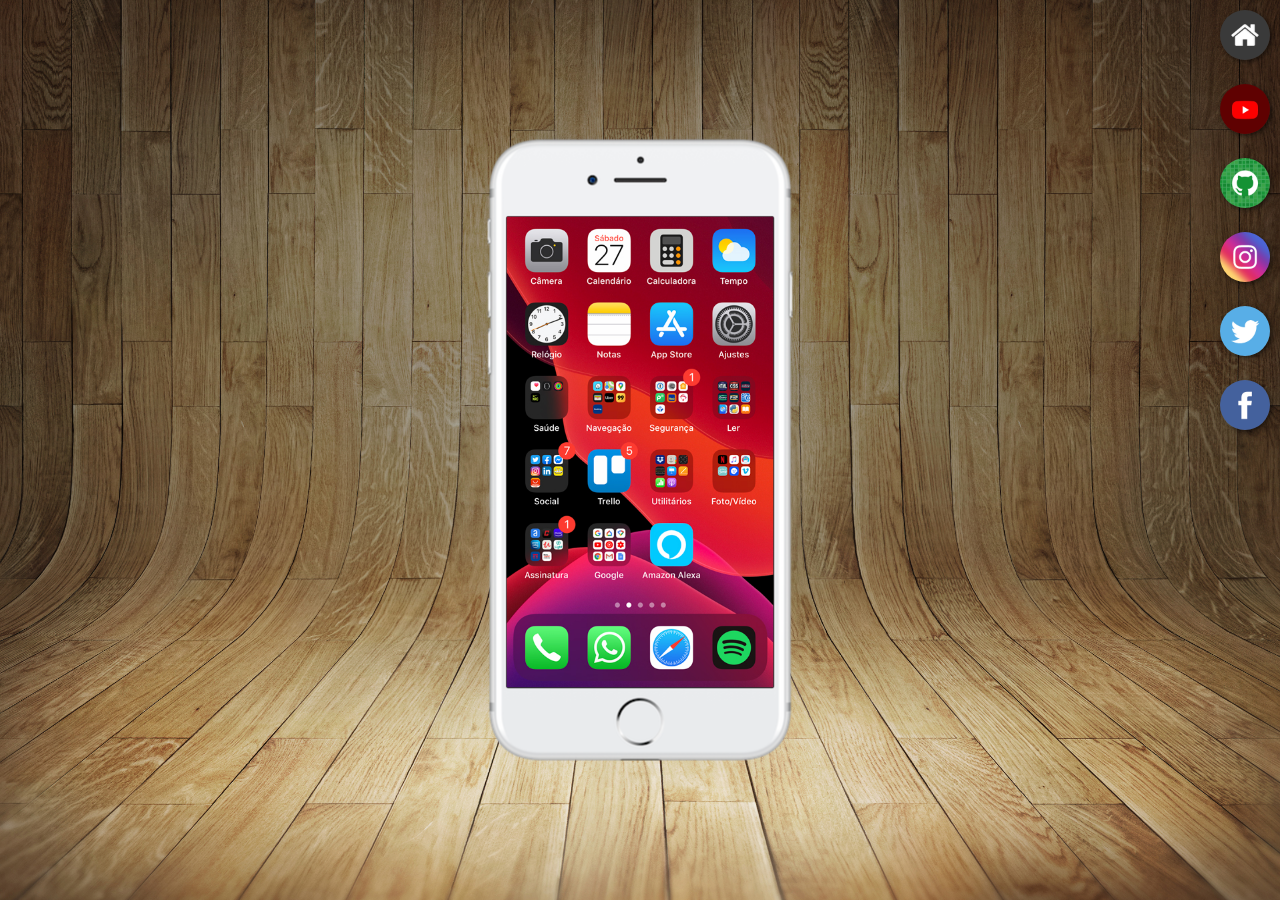
<file: index.html>
<!DOCTYPE html>
<html lang="pt-br">
<head>
    <meta charset="UTF-8">
    <meta name="viewport" content="width=device-width, initial-scale=1.0">
    <link rel="shortcut icon" href="favicon.ico" type="image/x-icon">
    <link rel="stylesheet" href="estilos/style.css">
    <title>Projeto de redes sociais</title>
</head>
<body>
    <main>
        <section id="telefone">
            <iframe src="home.html" name="tela" id="tela" frameborder="0">
                seu navegador não é compativel
            </iframe>
        </section>
        <section id="redes-sociais">
            <a href="home.html" target="tela"> <img src="imagens/logo-home.jpg" alt="home"></a> <br>
            <a href="youtube.html" target="tela"> <img src="imagens/logo-youtube.jpg" alt="youtube"></a> <br>
            <a href="github.html" target="tela"> <img src="imagens/logo-github.jpg" alt="GitHub"></a> <br>
            <a href="instagram.html" target="tela"> <img src="imagens/logo-instagram.jpg" alt="Instagram"></a> <br>
            <a href="#" target="tela"> <img src="imagens/logo-twitter.jpg" alt="Twitter"></a> <br>
            <a href="#" target="tela"> <img src="imagens/logo-facebook.jpg" alt="Facebook"></a> <br>
        </section>
    </main>
</body>
</html>
</file>
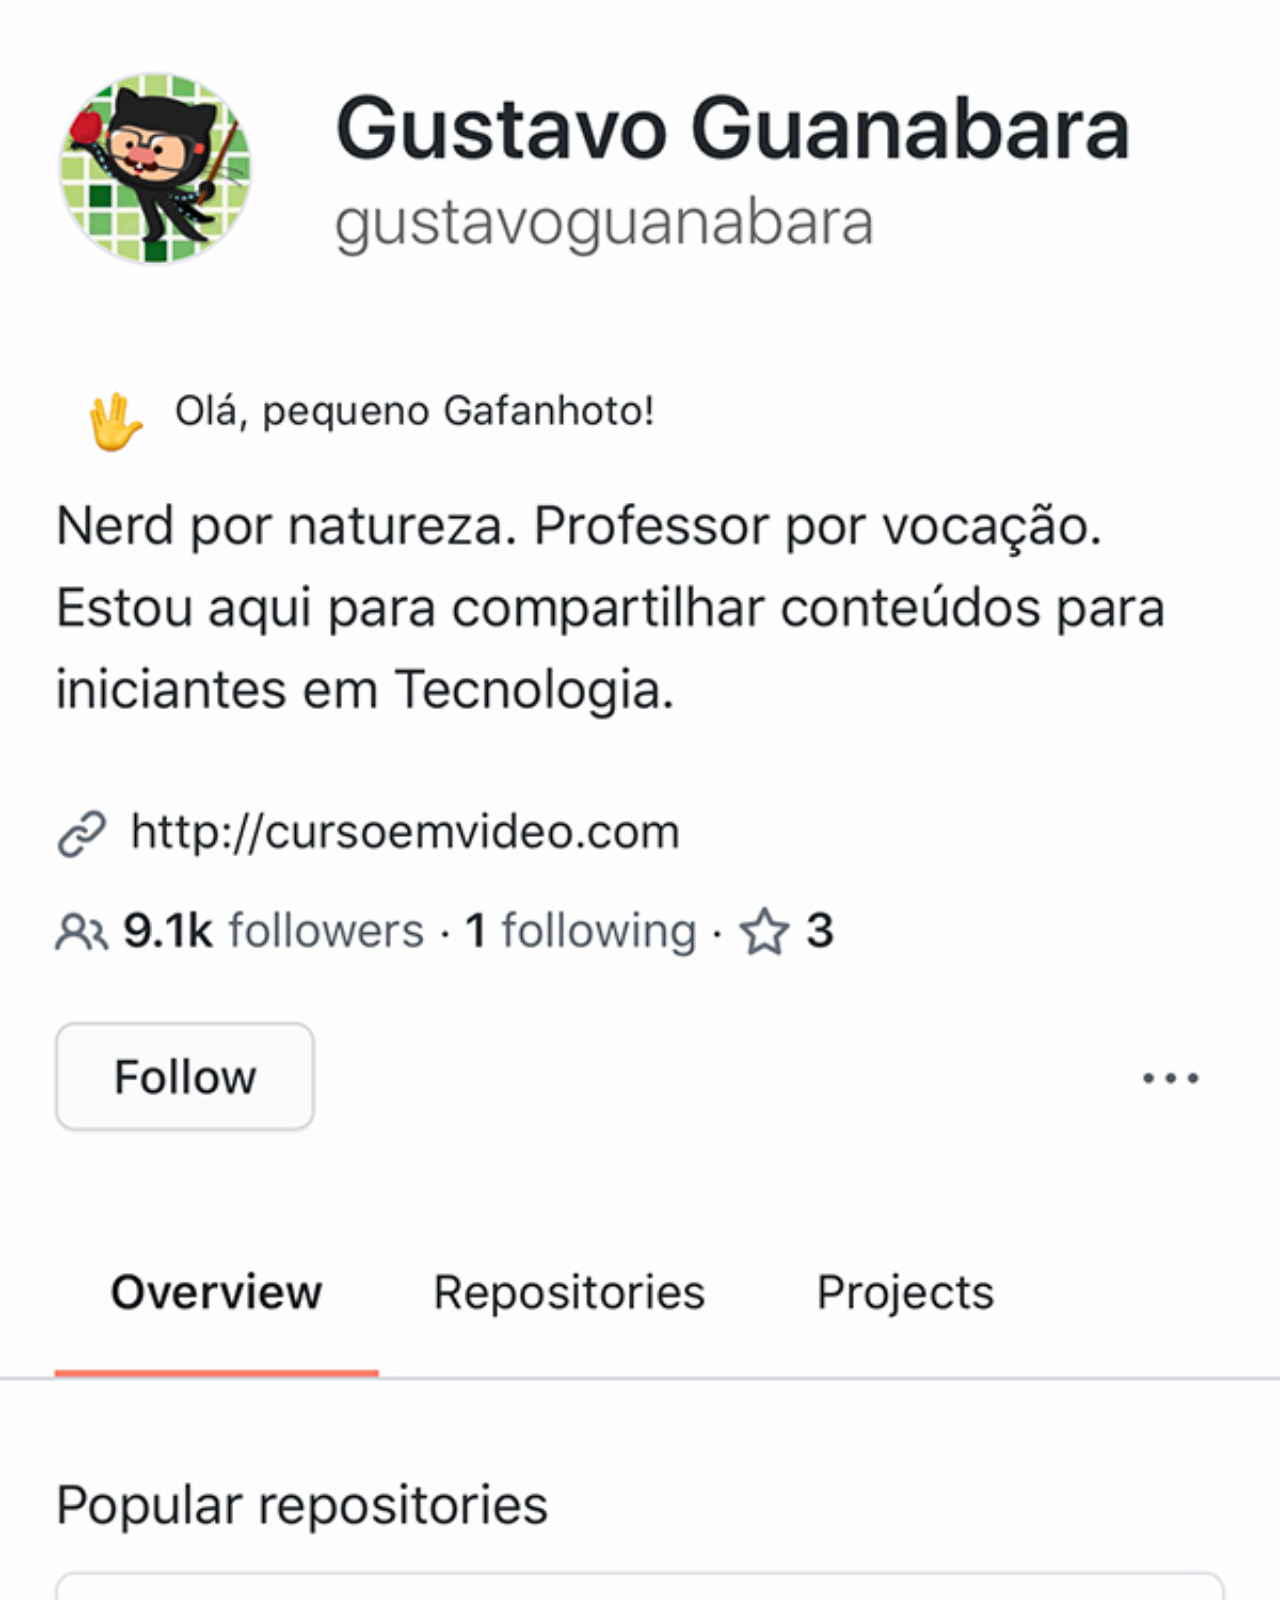
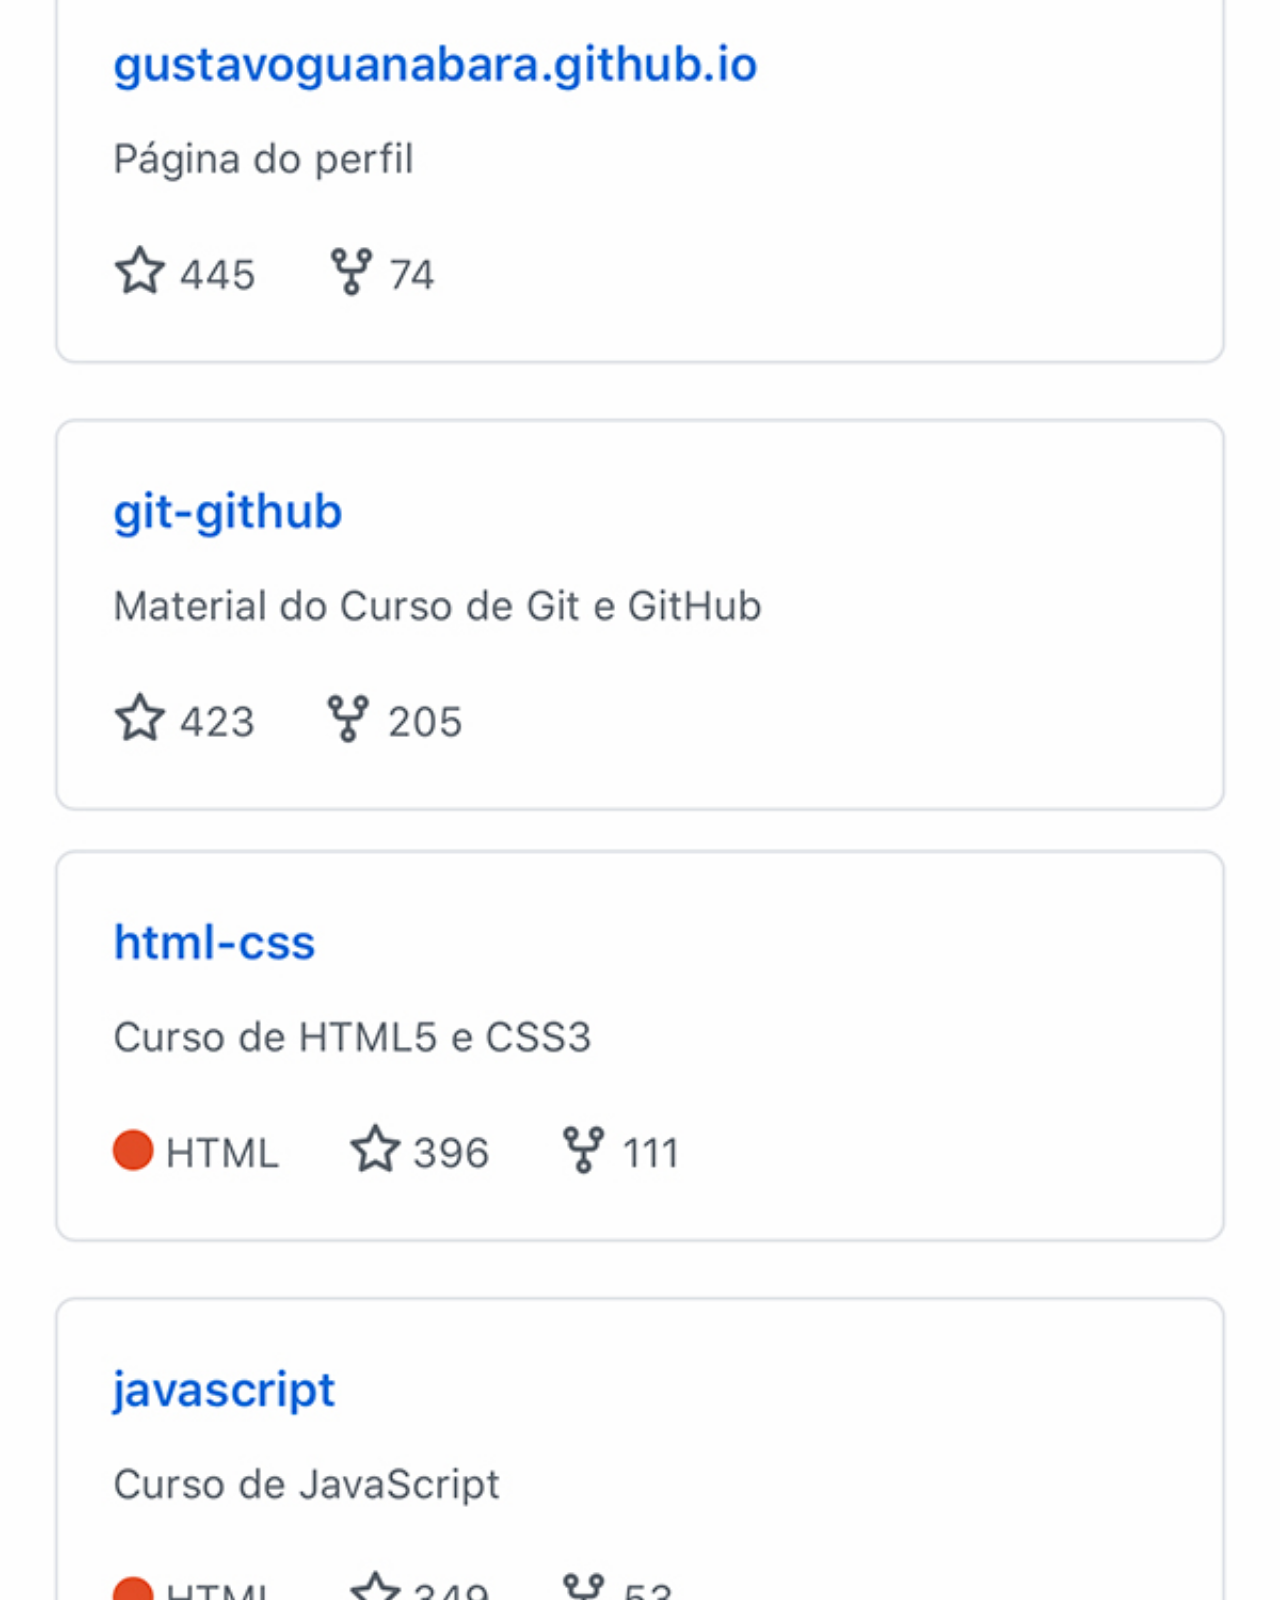
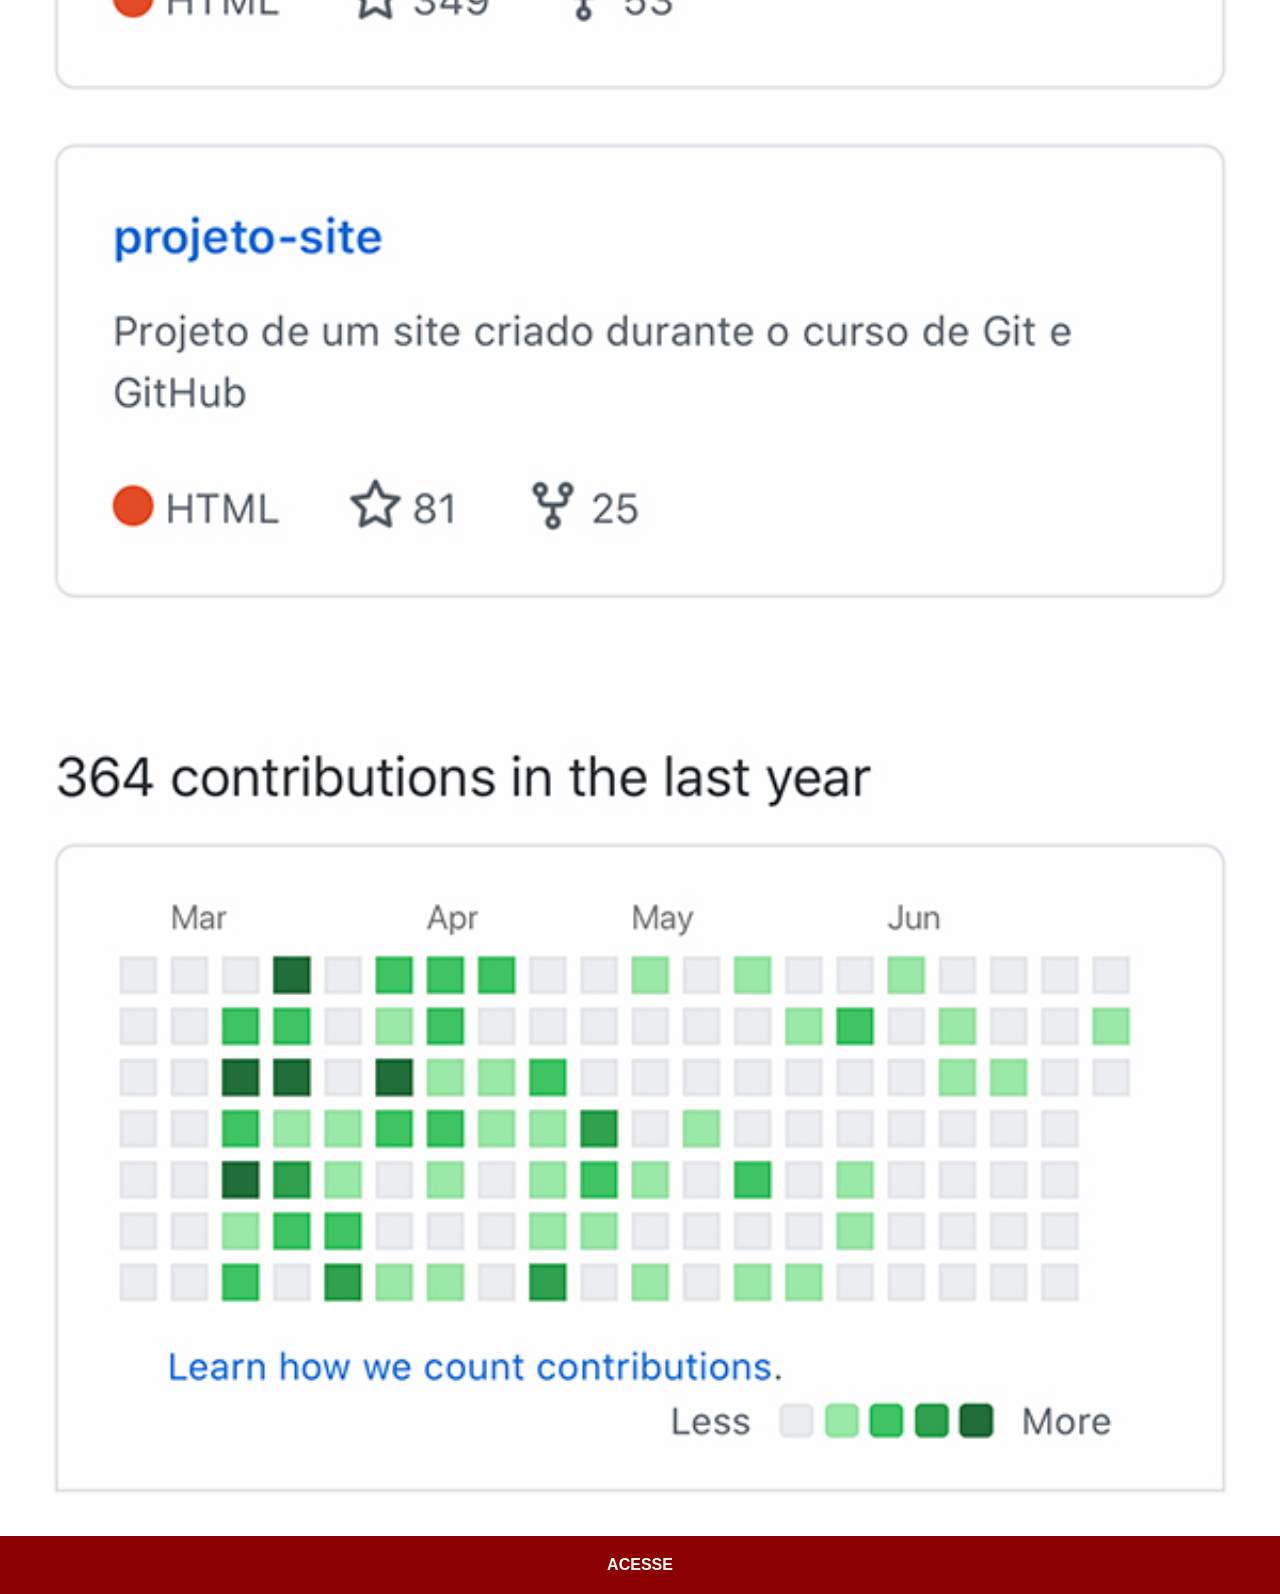
<file: github.html>
<!DOCTYPE html>
<html lang="pt-br">
<head>
    <meta charset="UTF-8">
    <meta name="viewport" content="width=device-width, initial-scale=1.0">
    <title>GitHub</title>
    <link rel="stylesheet" href="estilos/social.css">
</head>
<body>
    <img src="imagens/tela-github.jpg" alt="GitHub">
    <a href="https://github.com/Witor1812" target="_blank">ACESSE</a>
</body>
</html>
</file>
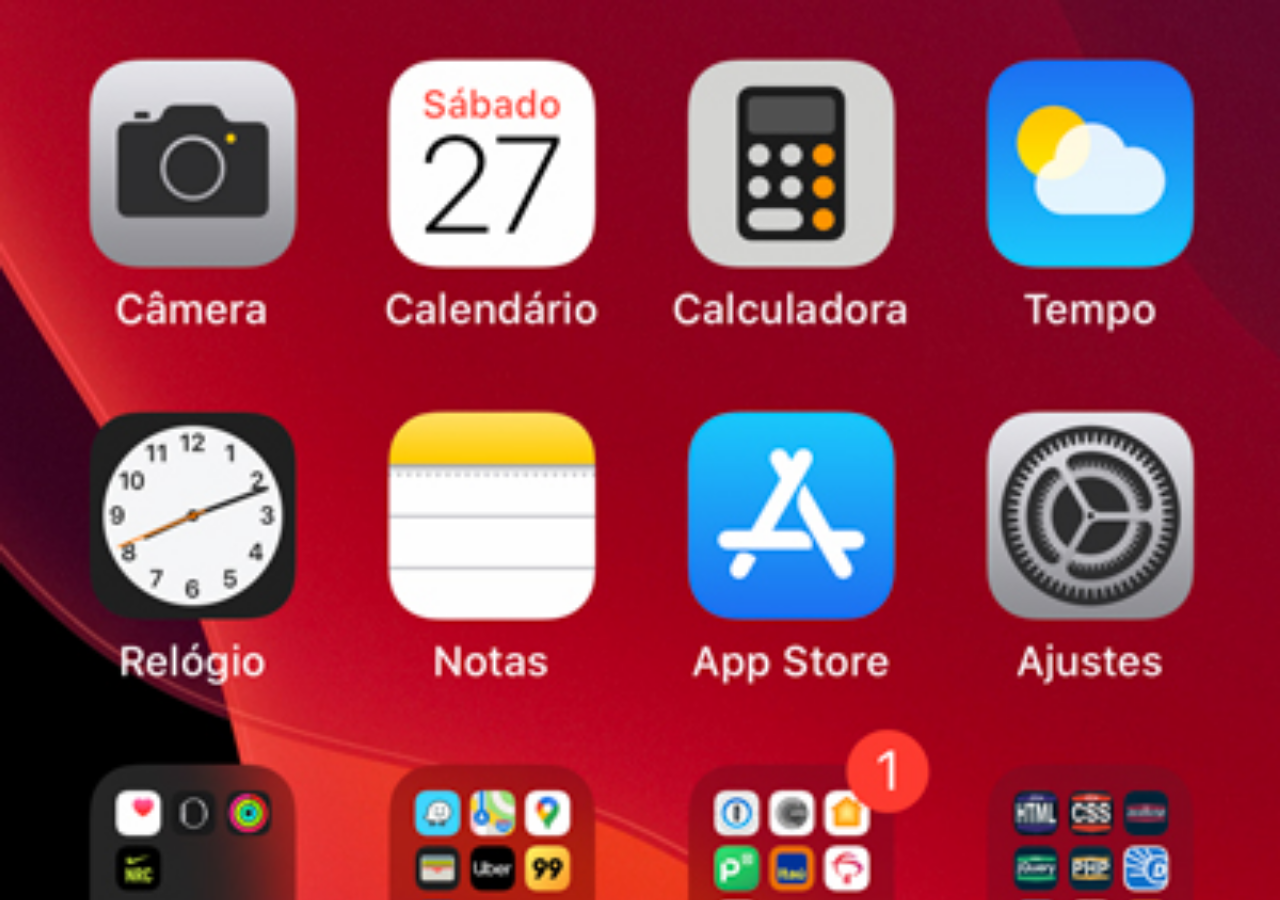
<file: home.html>
<!DOCTYPE html>
<html lang="pt-br">
<head>
    <meta charset="UTF-8">
    <meta name="viewport" content="width=device-width, initial-scale=1.0">
    <title>Home</title>
    <style>
        * {
            margin: 0px;
            padding: 0px;
        }

        body {
            width: 100vw;
            height: 100vh;
            background: black url('imagens/tela-home.jpg') no-repeat top center;
            background-size: cover;
        }
    </style>
</head>
<body>
    
</body>
</html>
</file>
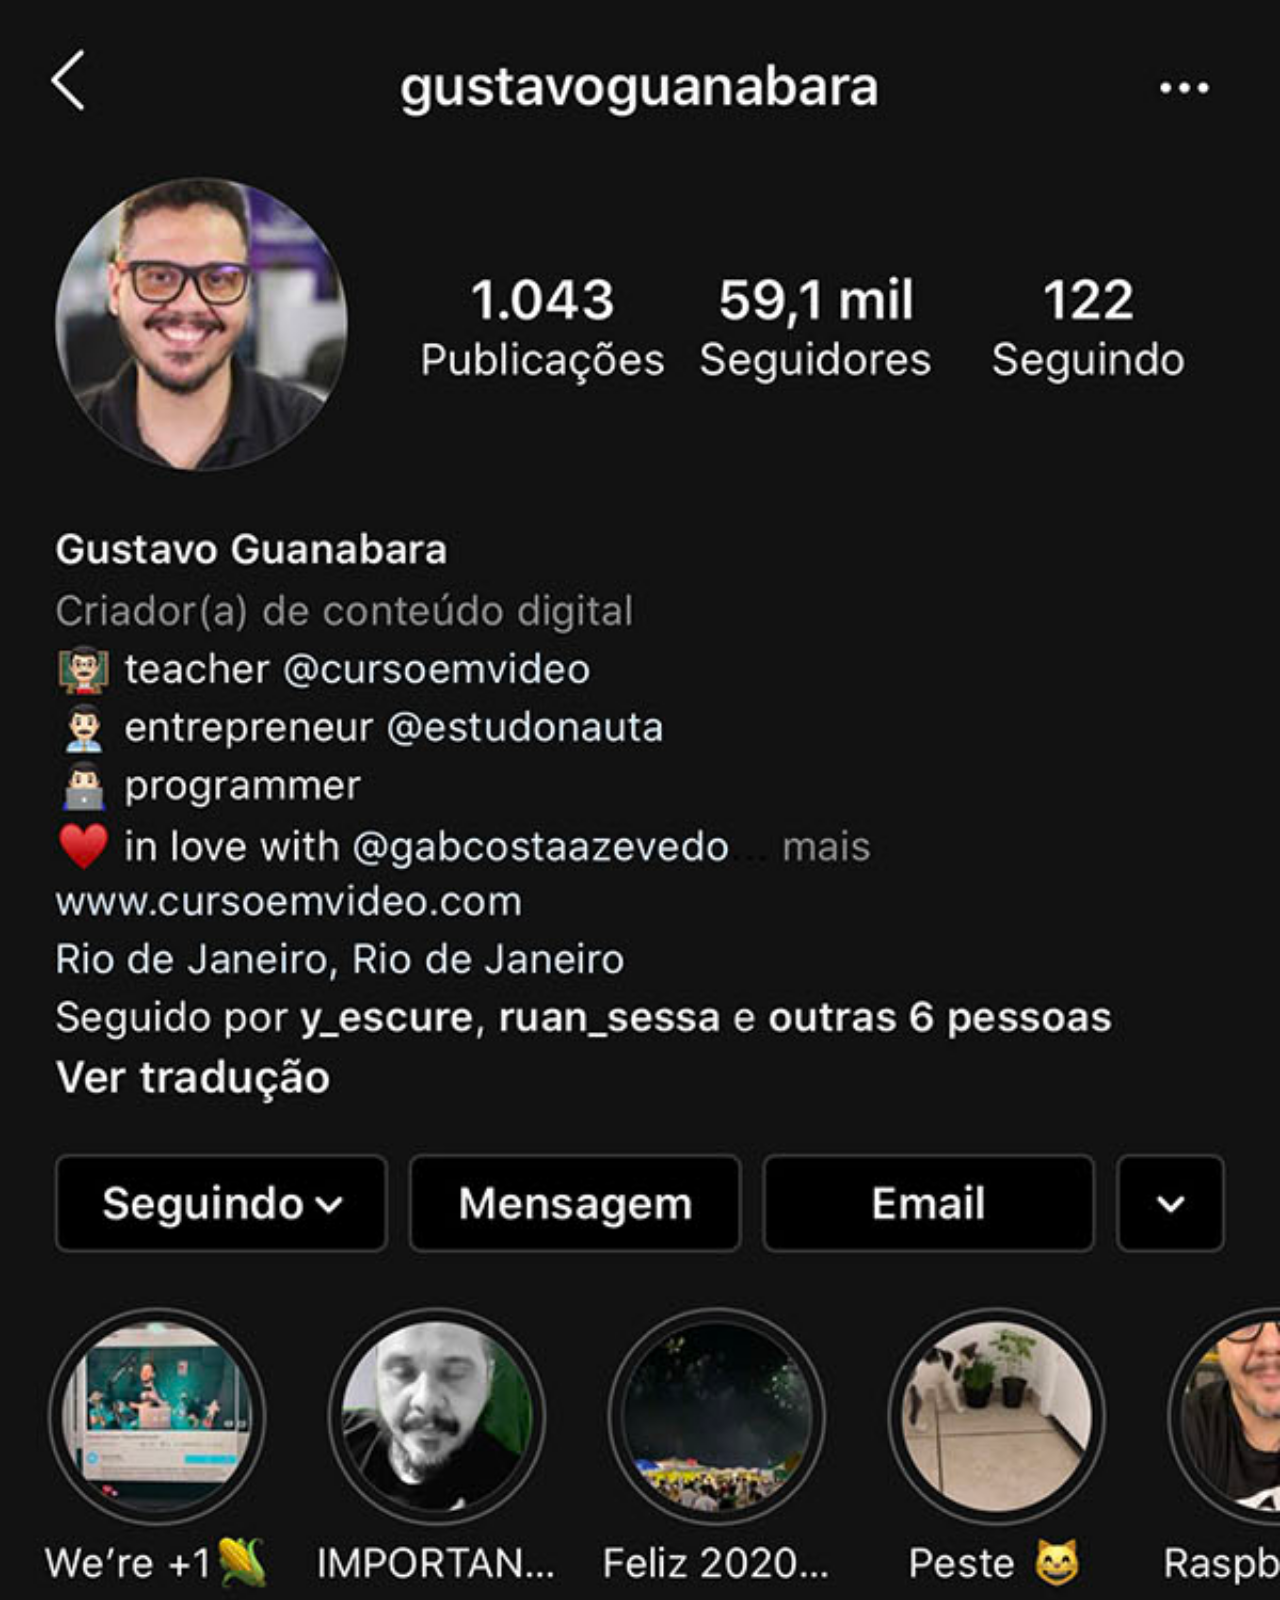
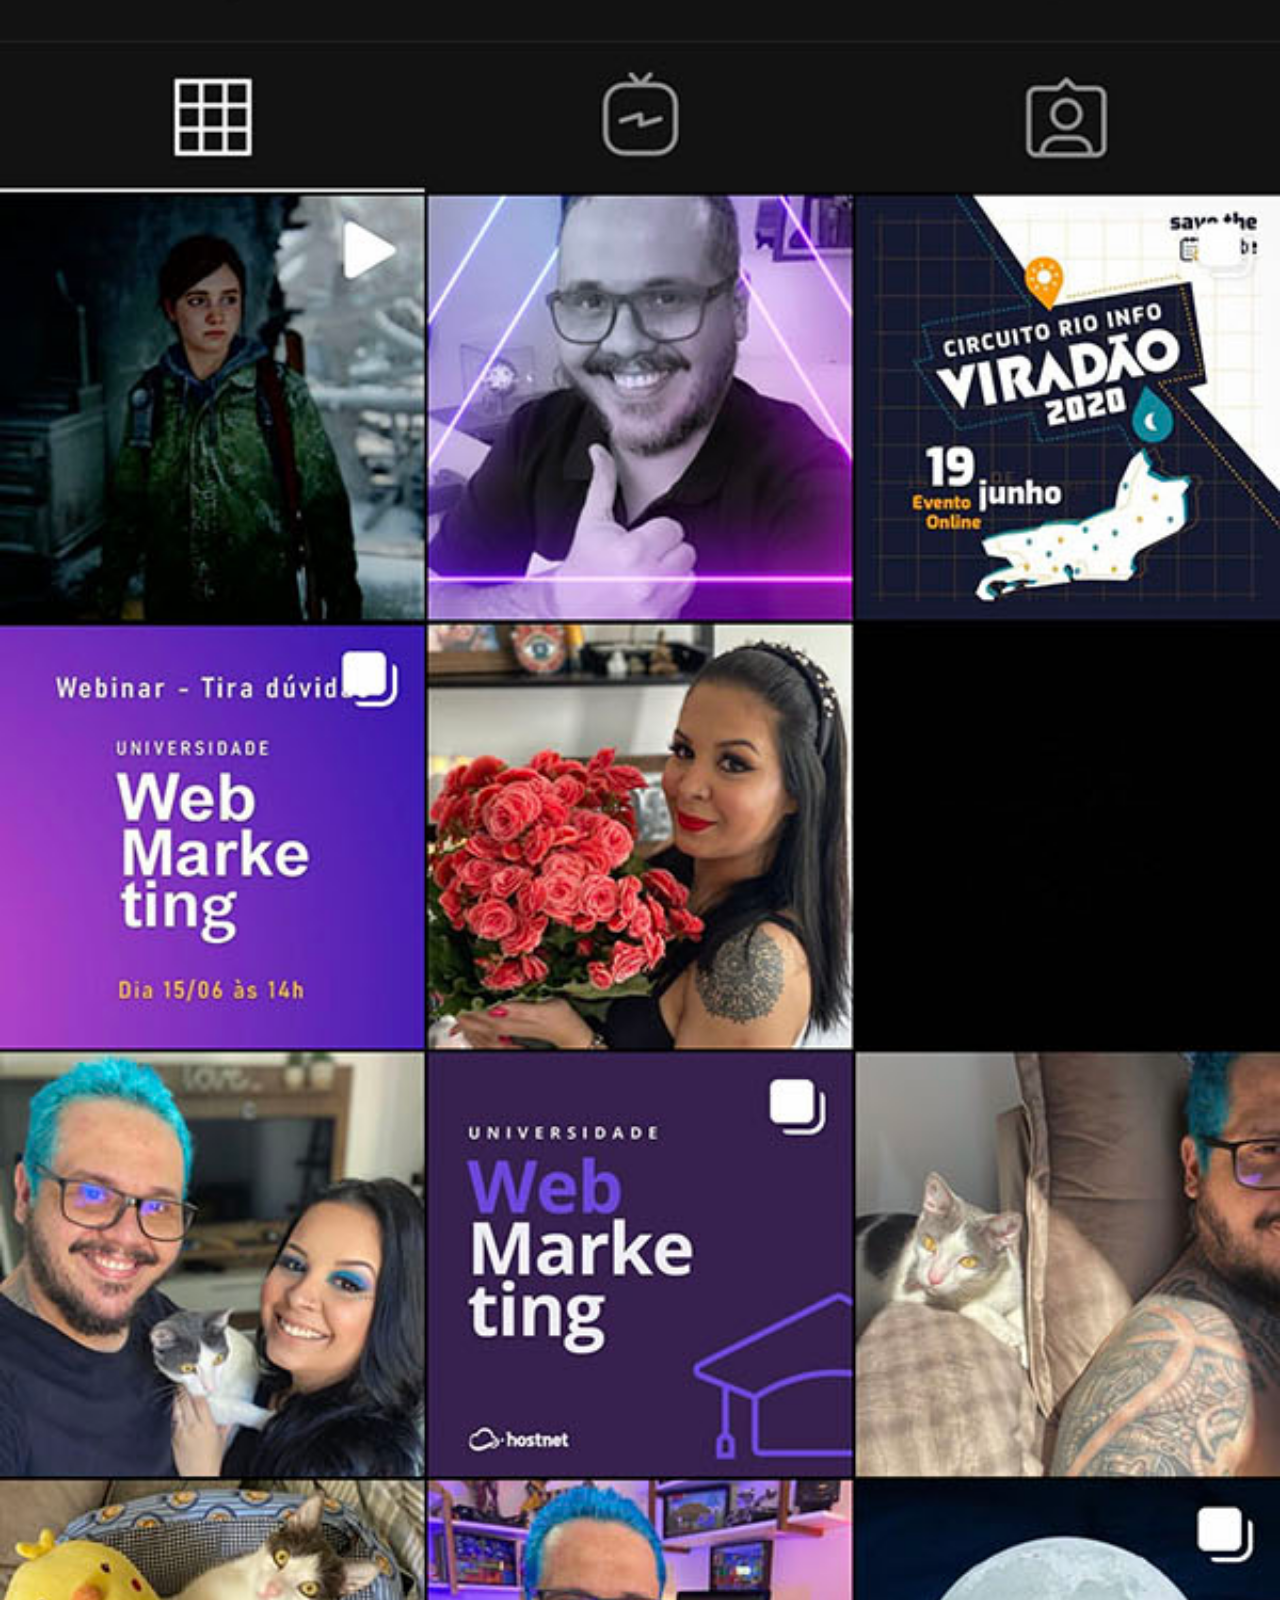
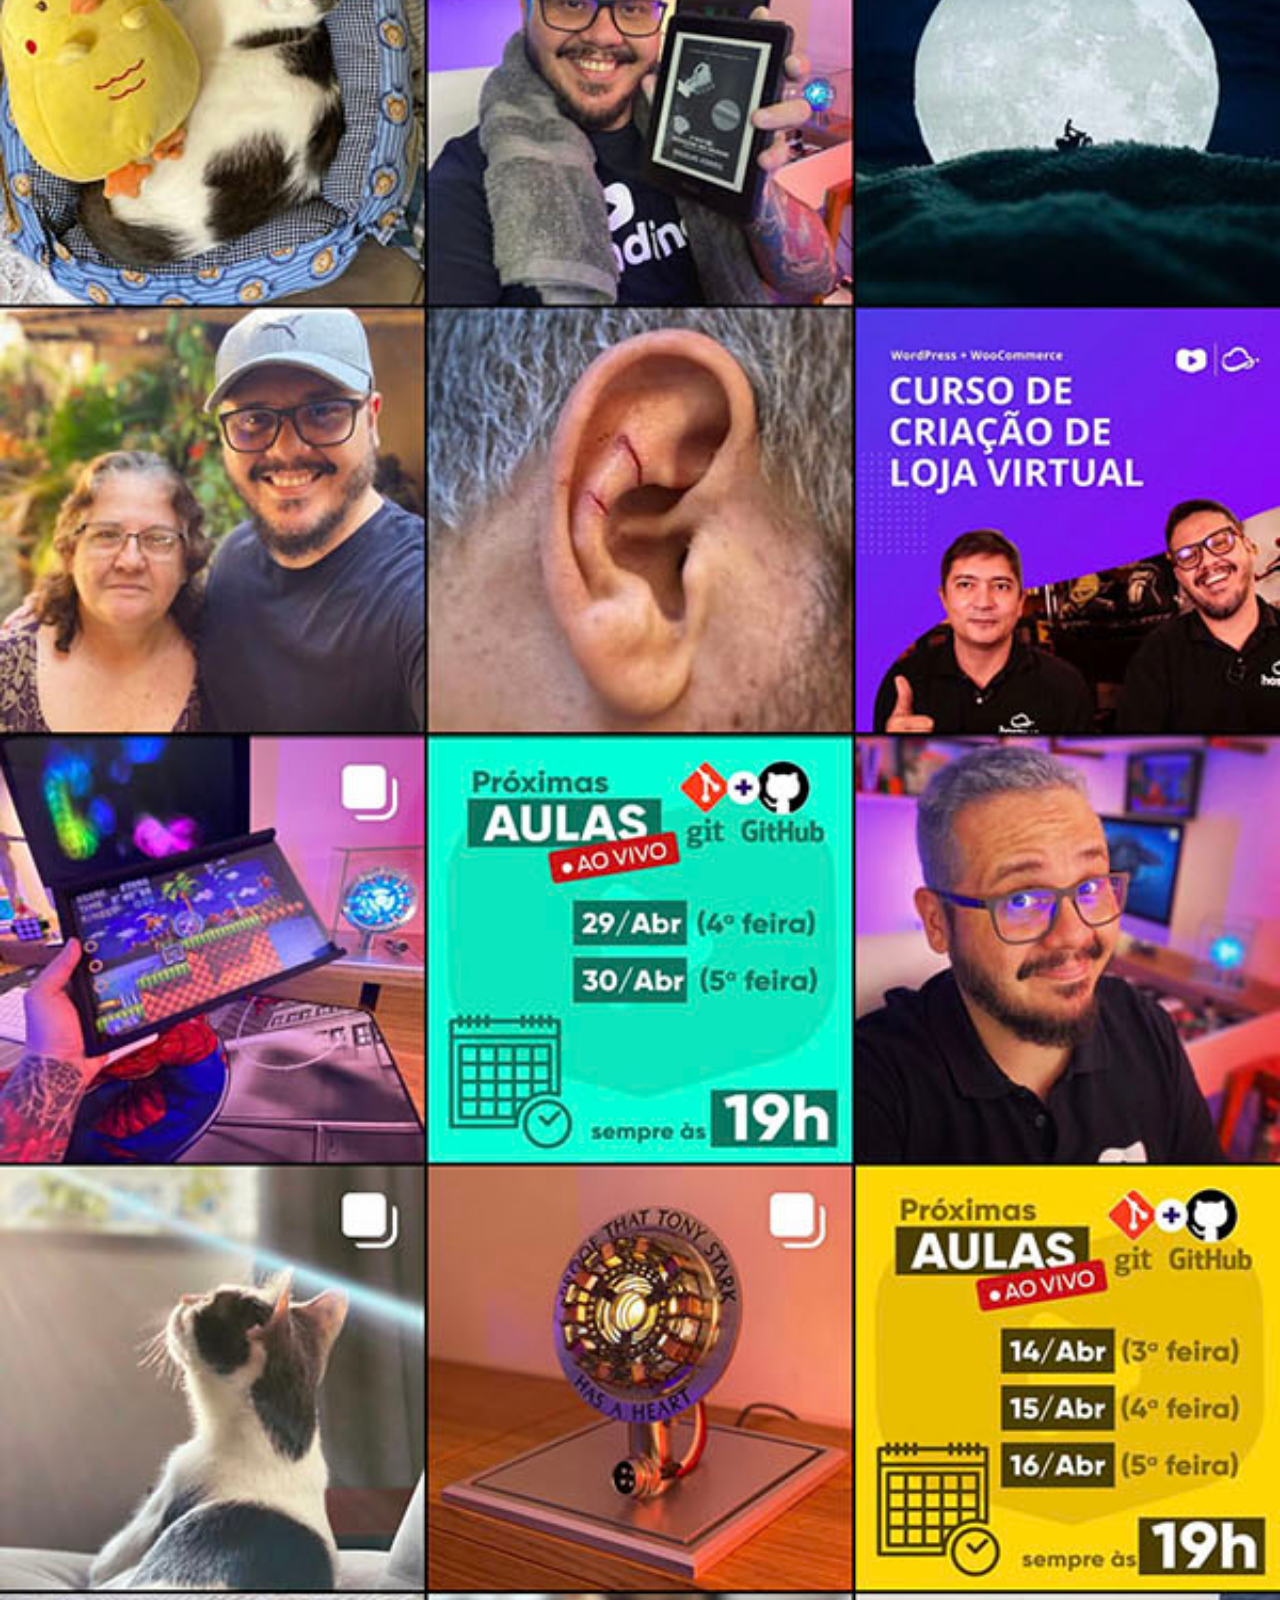
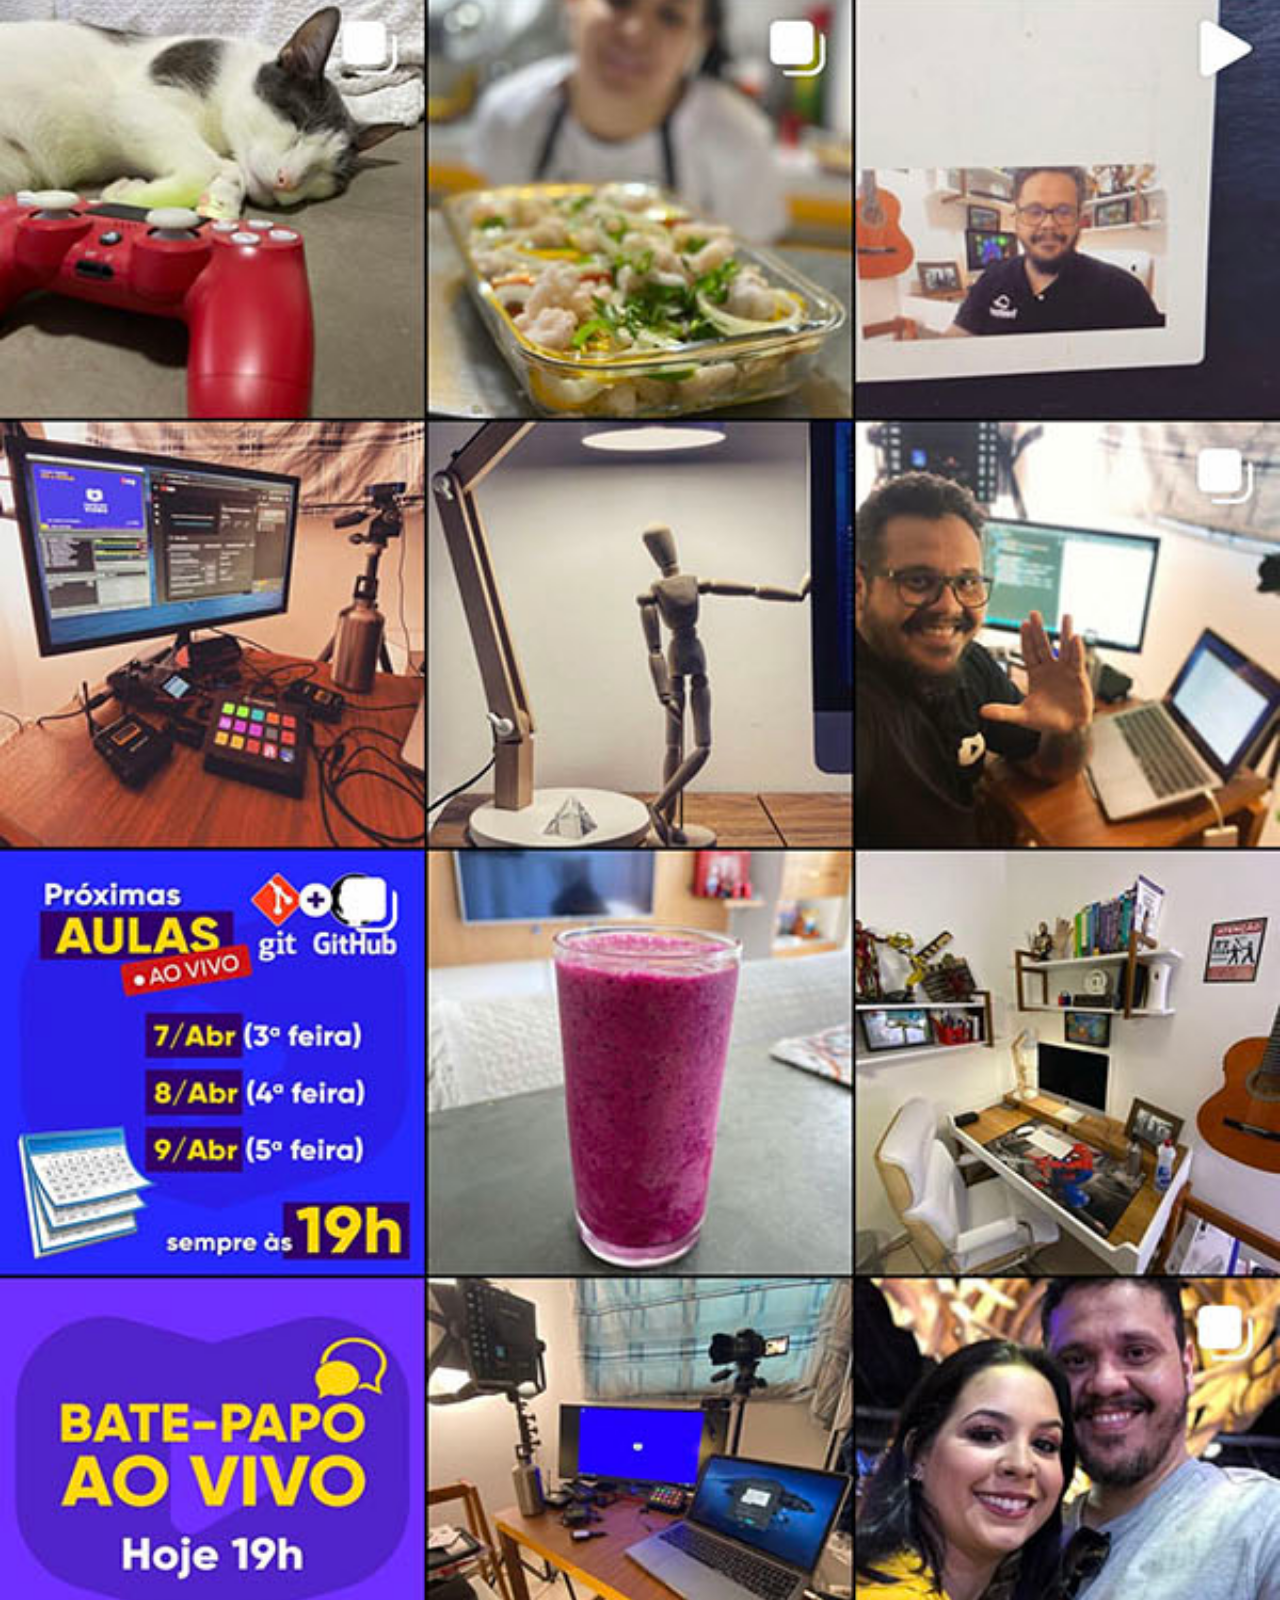
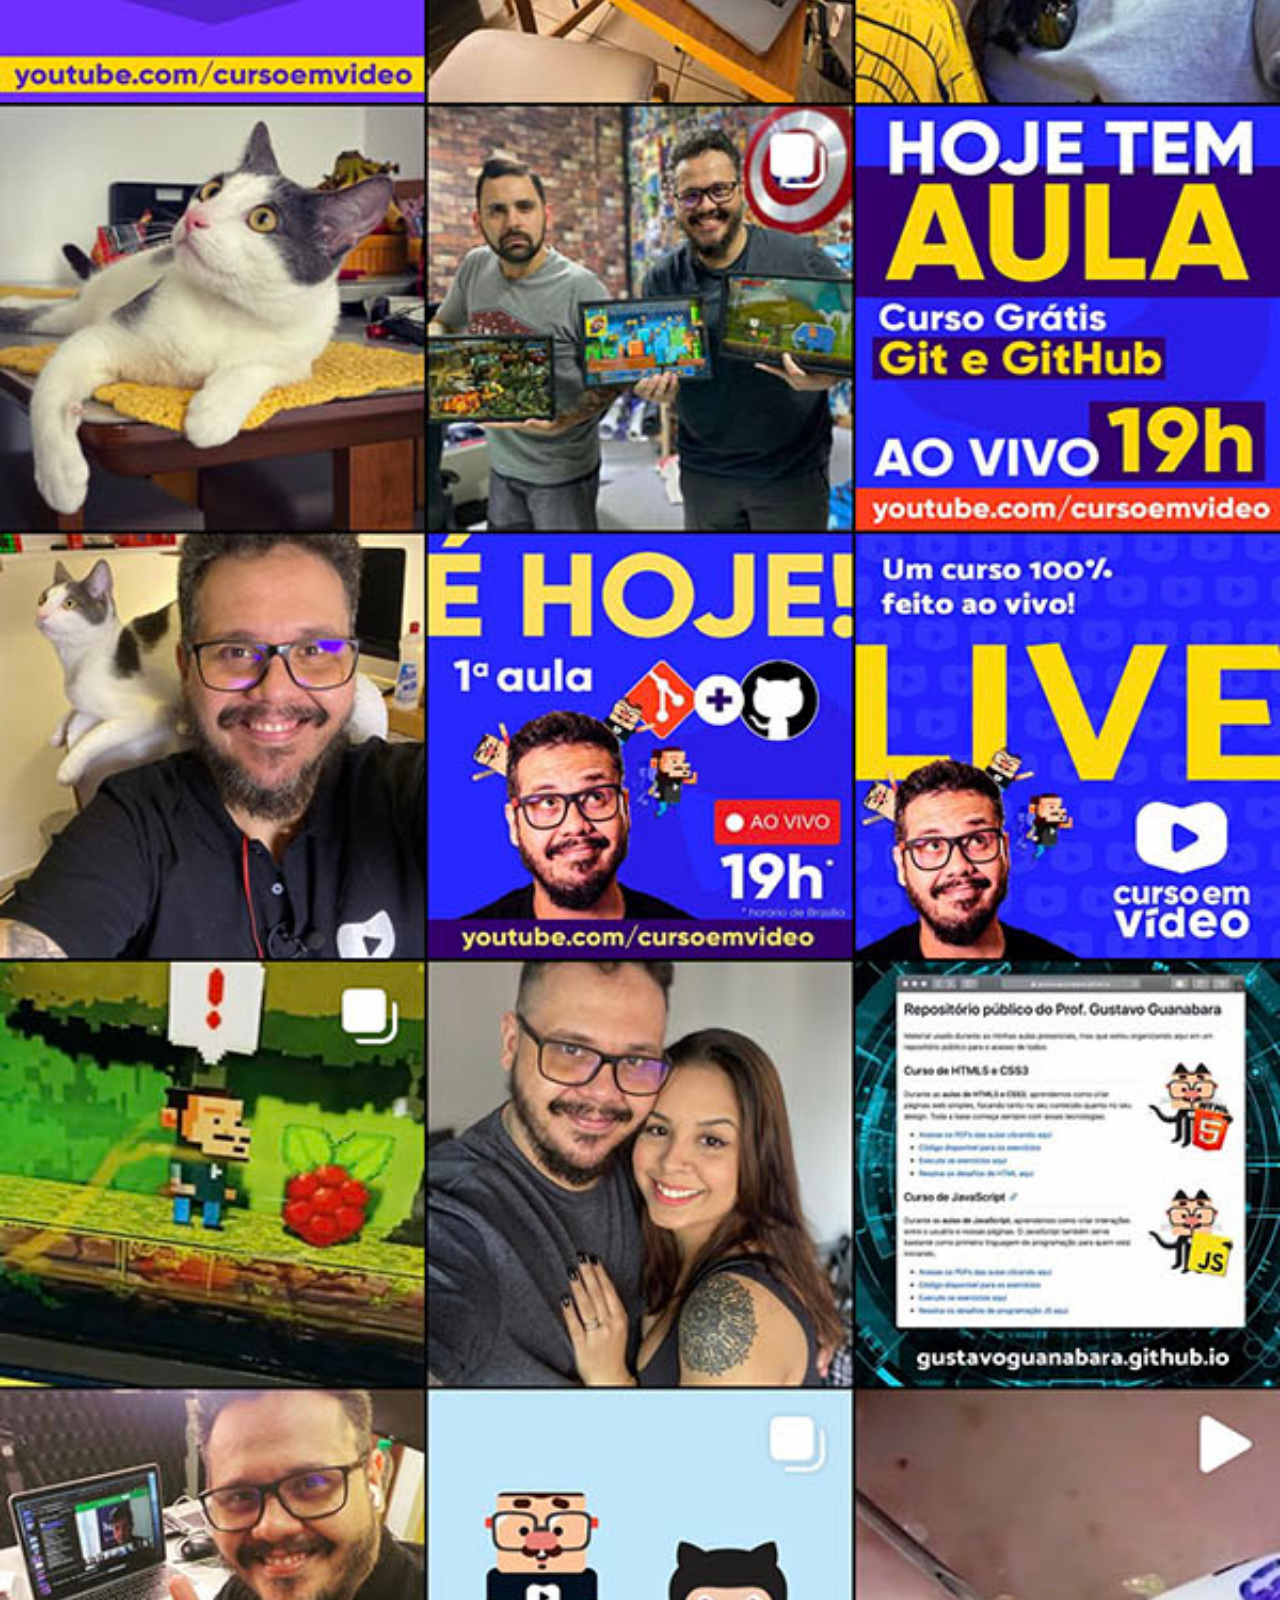
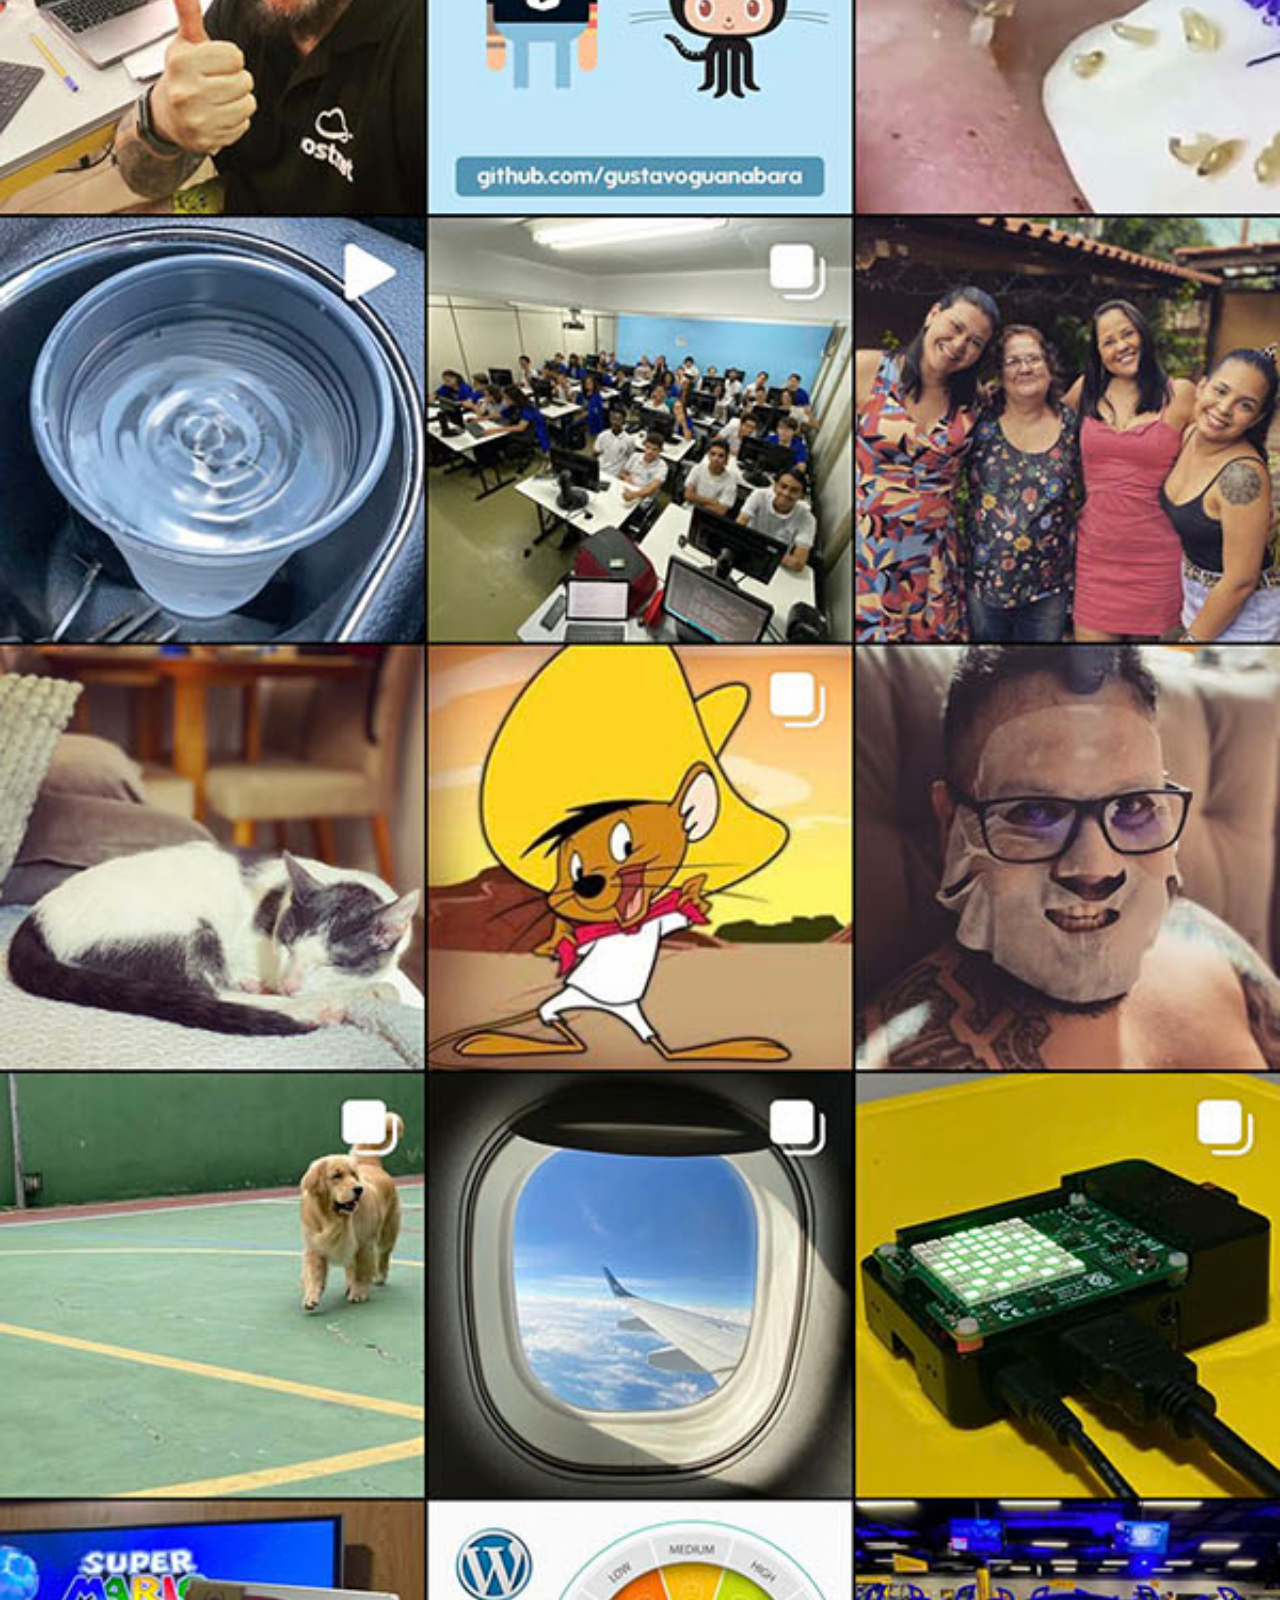
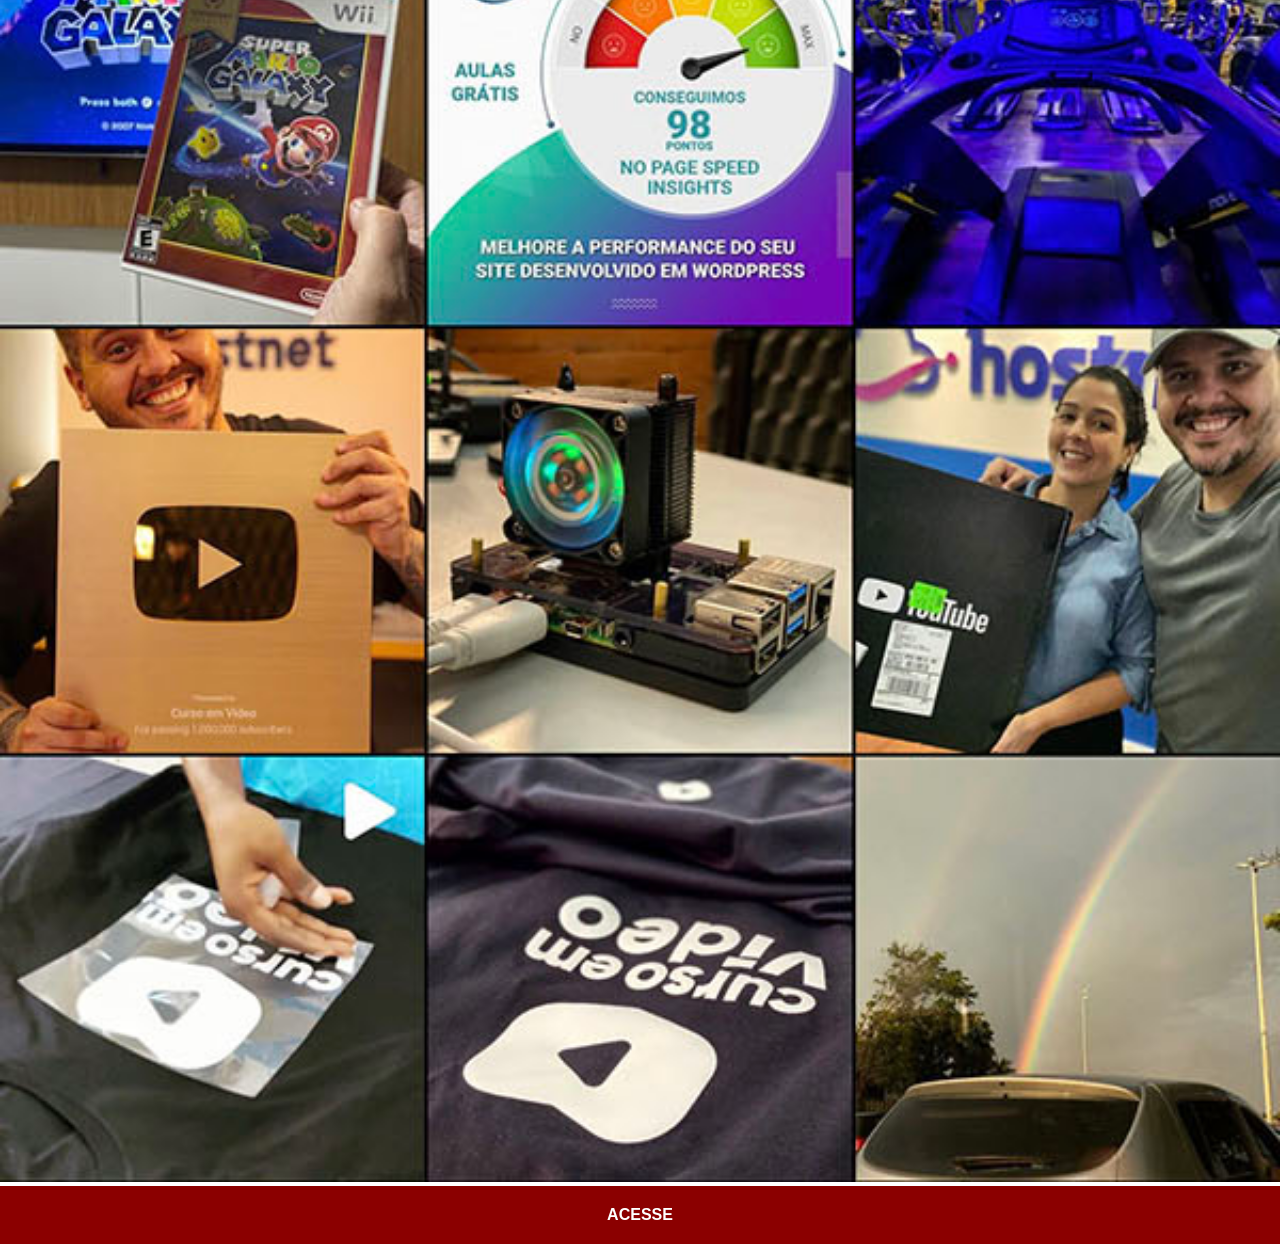
<file: instagram.html>
<!DOCTYPE html>
<html lang="pt-br">
<head>
    <meta charset="UTF-8">
    <meta name="viewport" content="width=device-width, initial-scale=1.0">
    <title>Instagram</title>
    <link rel="stylesheet" href="estilos/social.css">
</head>
<body>
    <img src="imagens/tela-instagram.jpg" alt="Instagram">
    <a href="https://www.instagram.com/witi_nho00/">ACESSE</a>
</body>
</html>
</file>
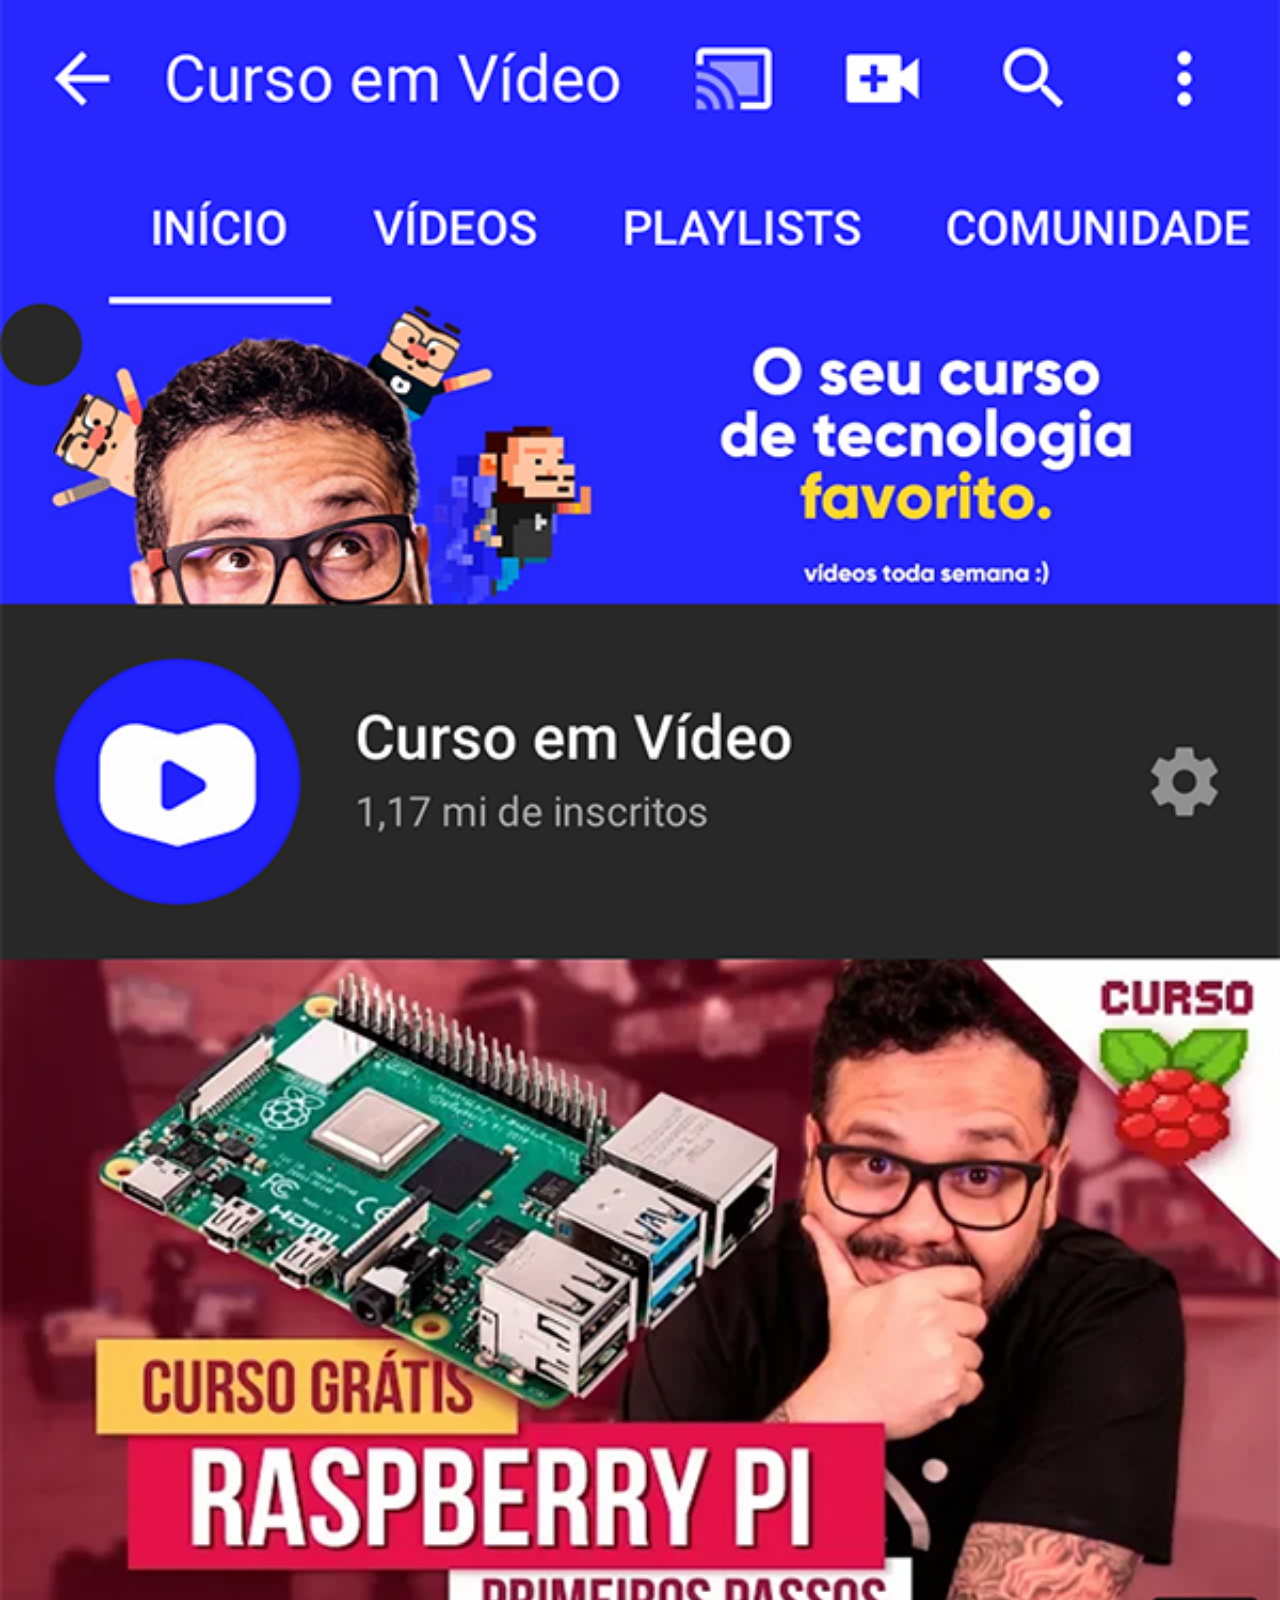
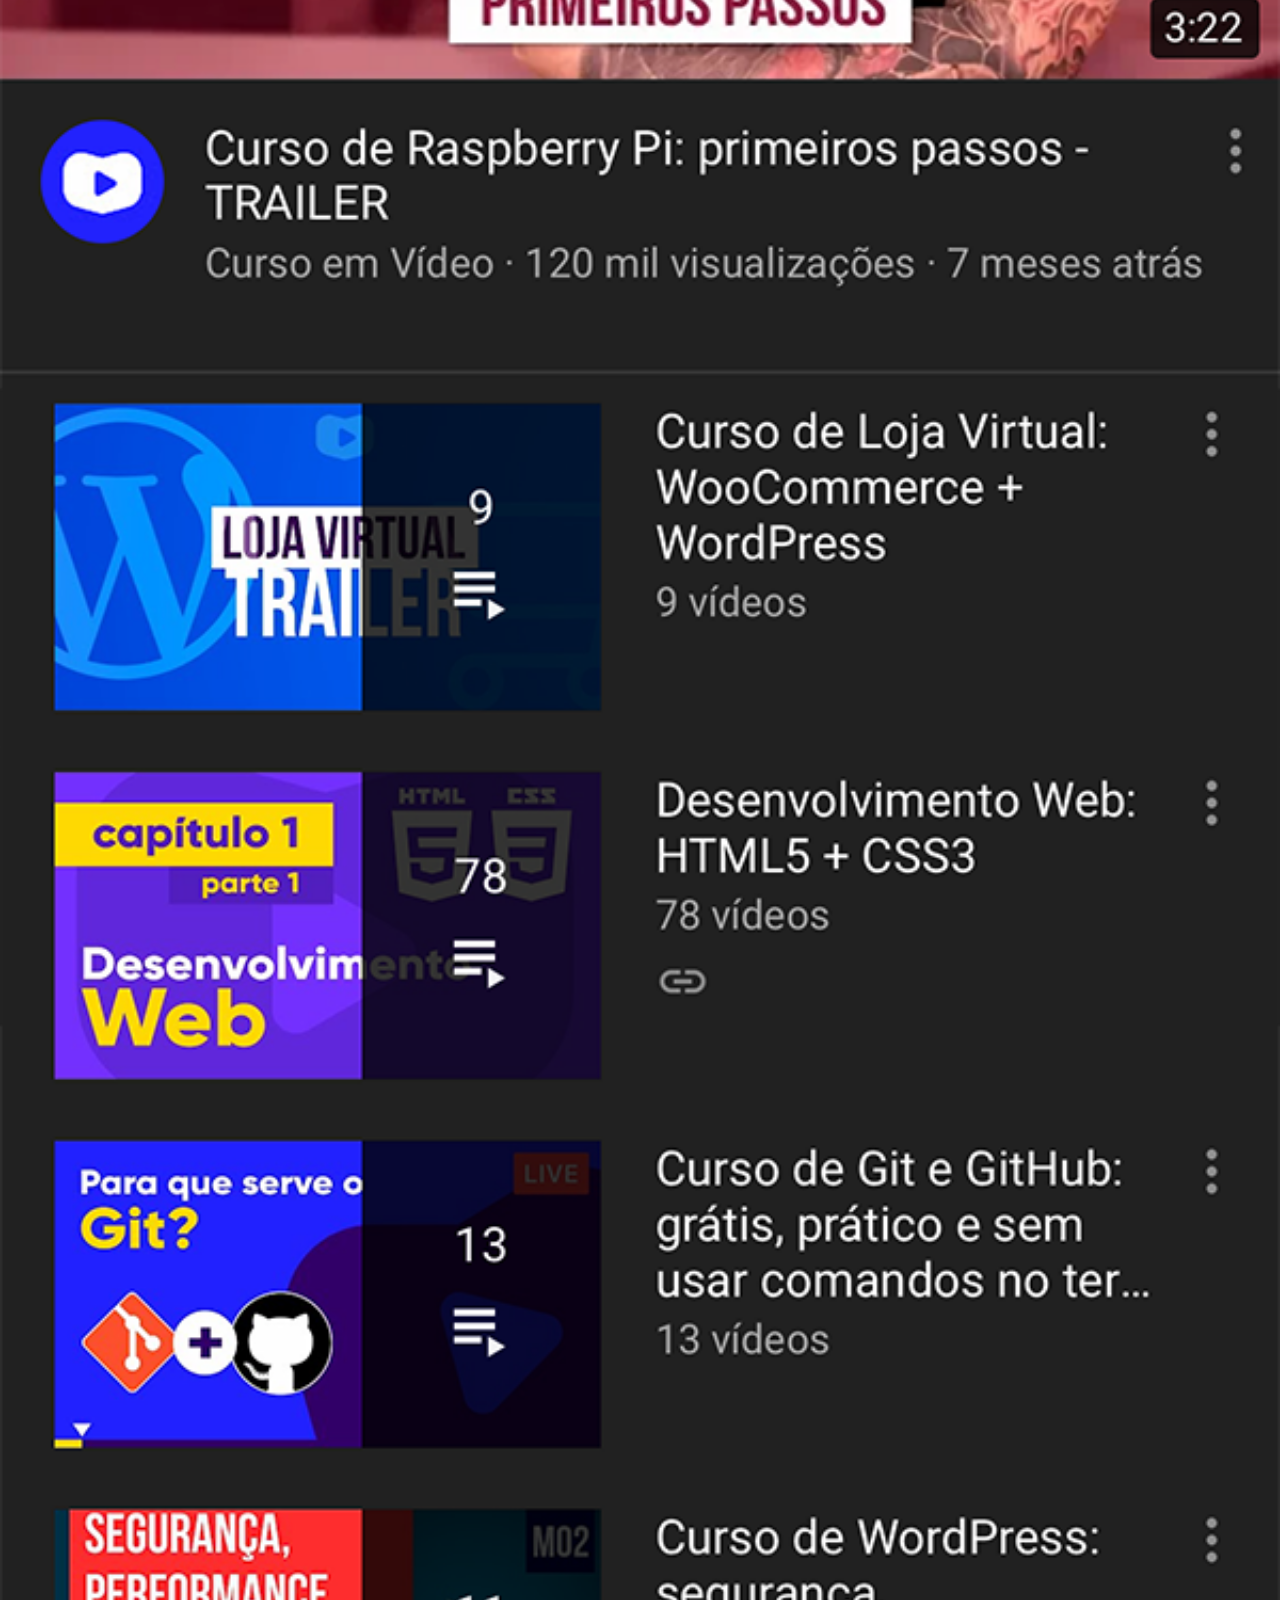
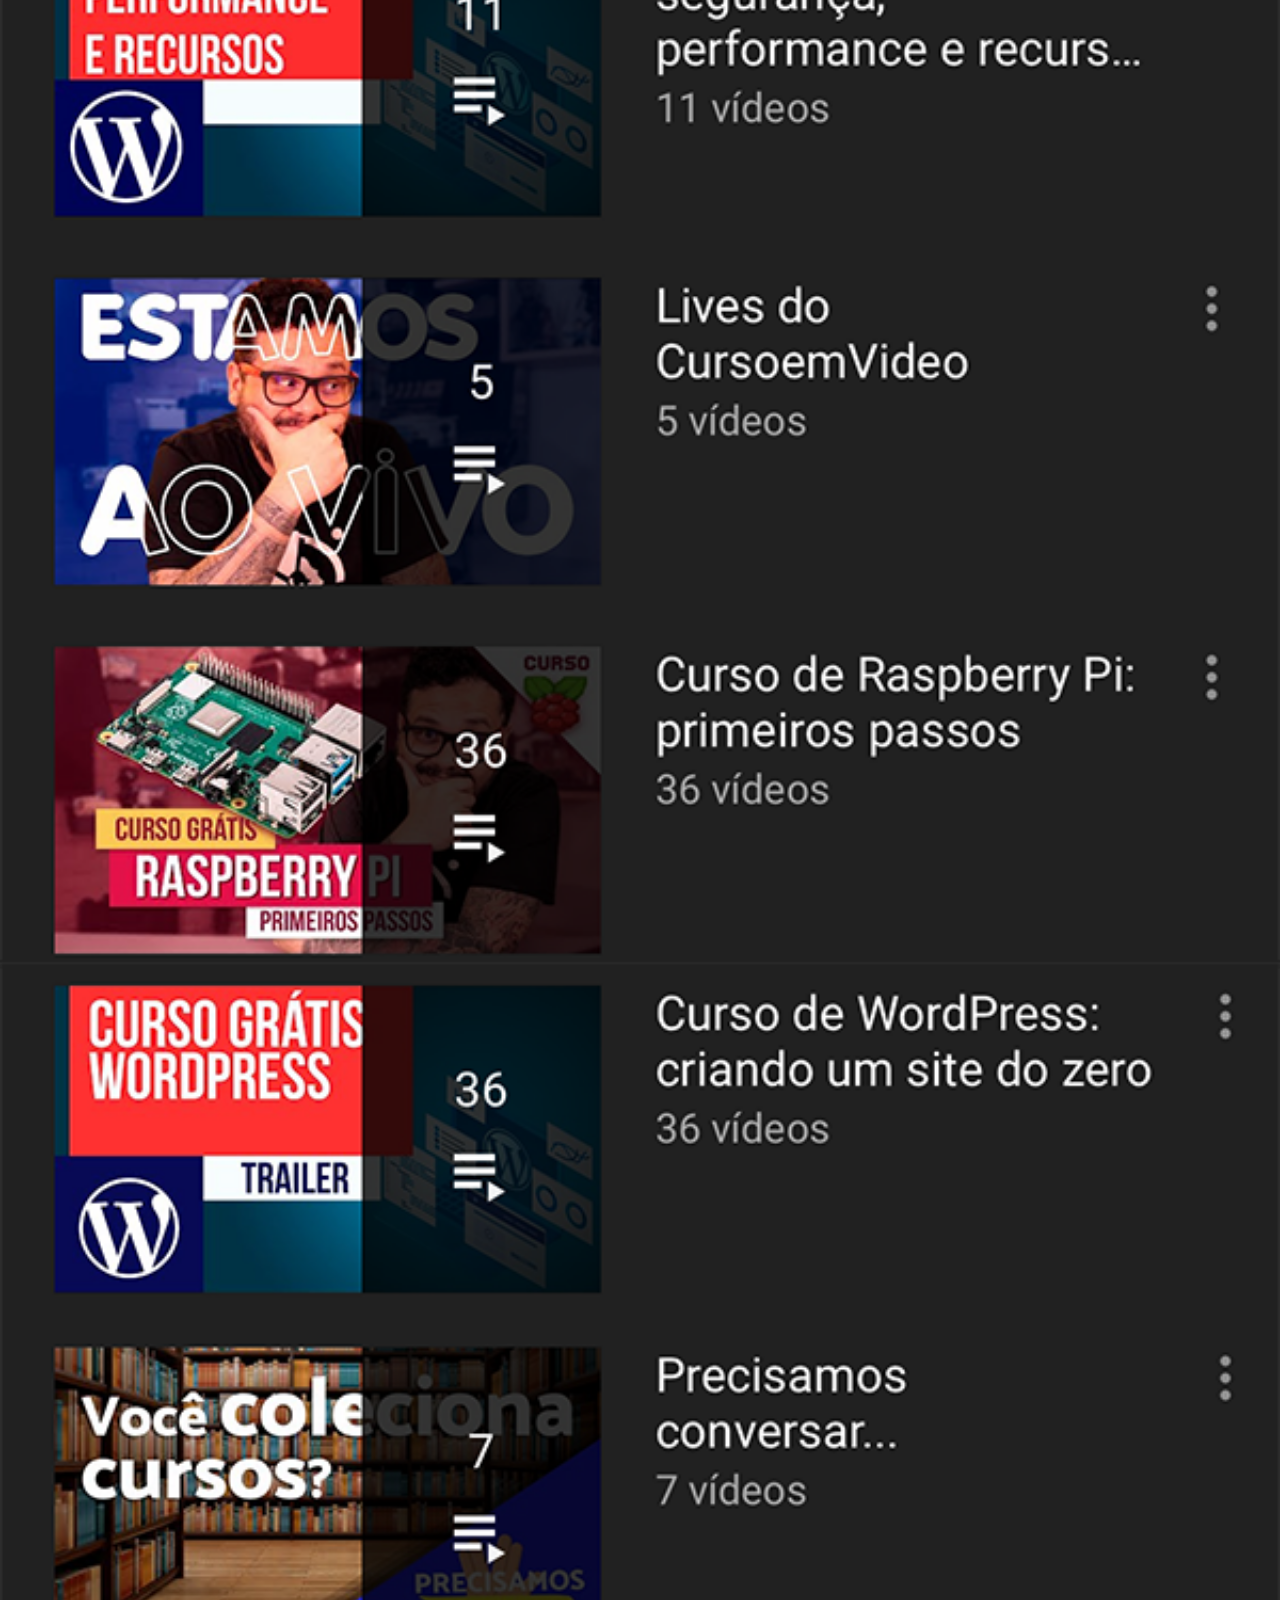
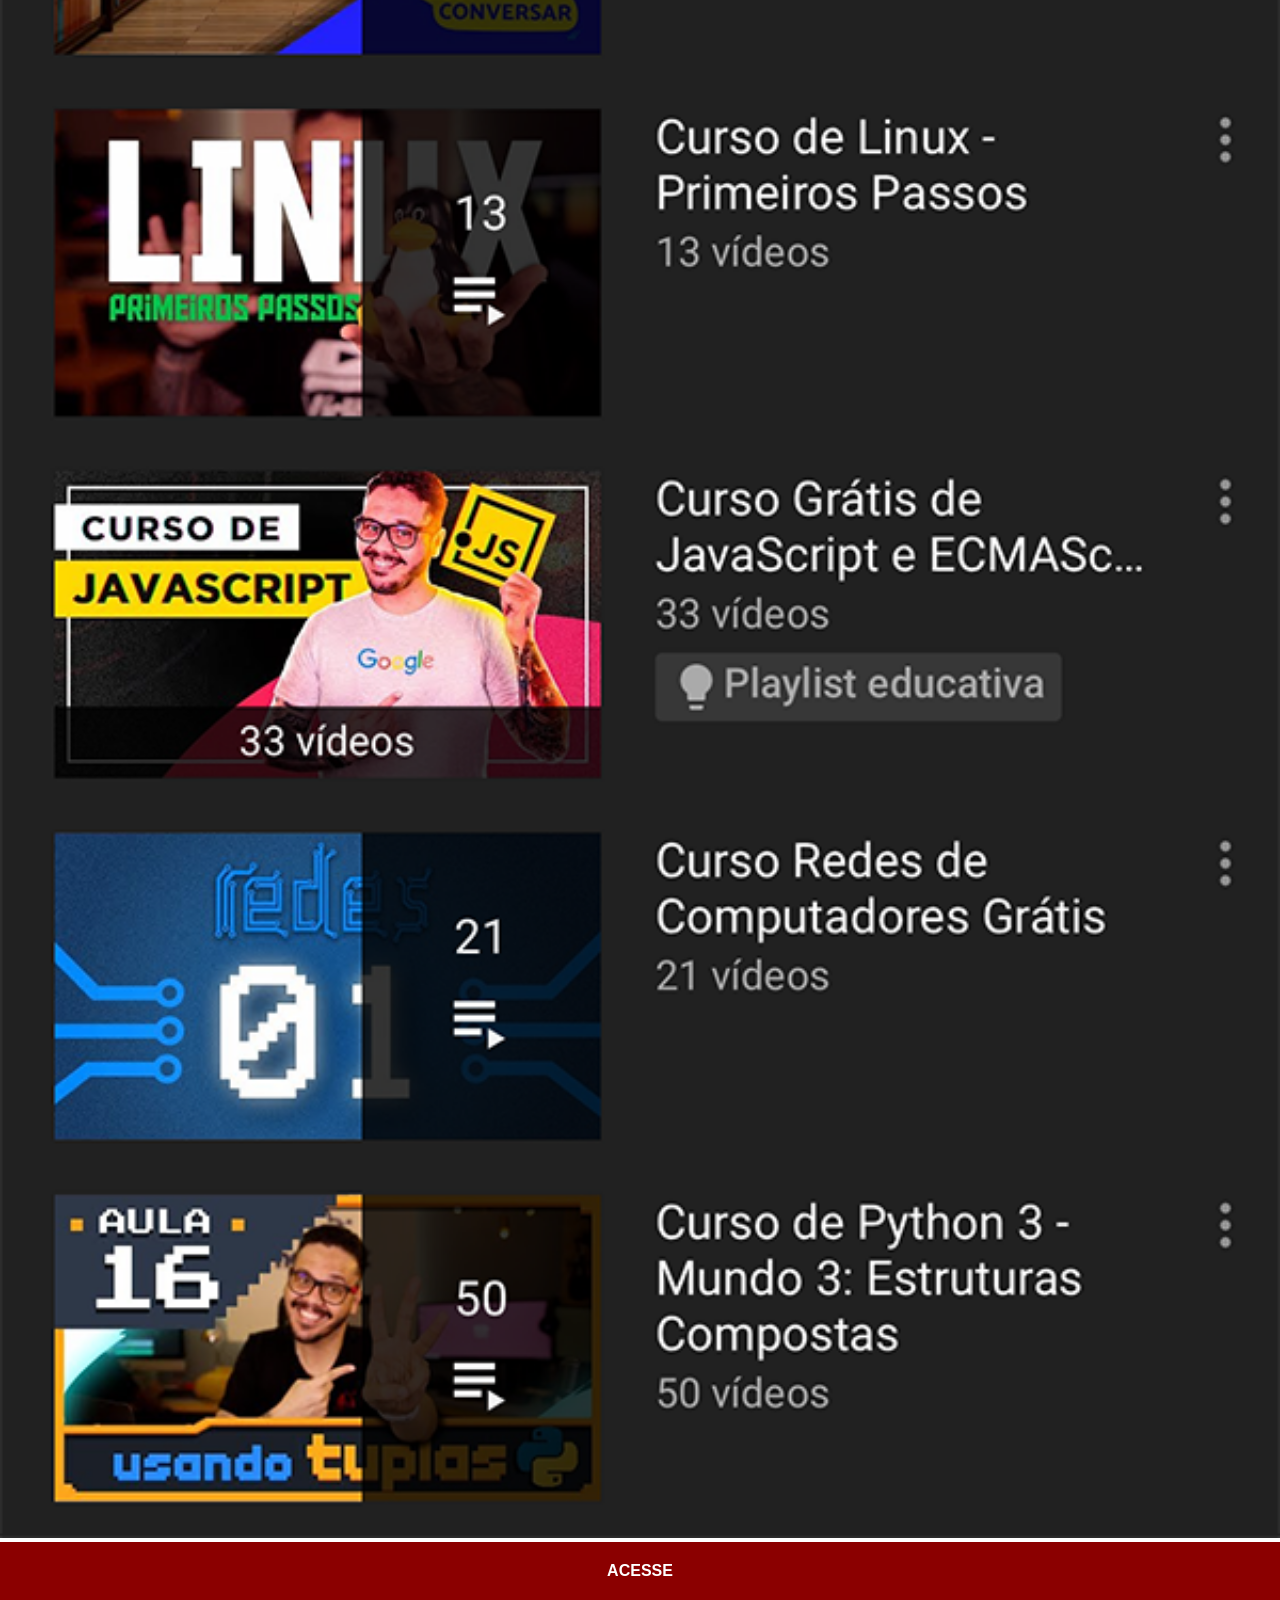
<file: youtube.html>
<!DOCTYPE html>
<html lang="pt-br">
<head>
    <meta charset="UTF-8">
    <meta name="viewport" content="width=device-width, initial-scale=1.0">
    <title>Youtube</title>
    <link rel="stylesheet" href="estilos/social.css">
</head>
<body>
    <img src="imagens/tela-youtube.png" alt="Youtube">
    <a href="https://www.youtube.com/@cursoemvideo/playlists" target="_blank">ACESSE</a>
</body>
</html>
</file>
<file: estilos/style.css>
@charset "UTF-8";

* {
    margin: 0px;
    padding: 0px;
    font-family: Arial, Helvetica, sans-serif;
}

html, body {
    height: 100vh;
    width: 100vw;
    background-color: black;
}

body {
    background: url('../imagens/fundo-madeira.jpg') no-repeat center;
    background-size: cover;
}

main {
    height: 100vh;
    position: relative;
}

section#telefone {
    position: absolute;
    top: 50%;
    left: 50%;
    transform: translate(-50%, -50%);

   height: 627px; 
   width: 311px;
   background:  url('../imagens/frame-iphone.png') no-repeat;
}

iframe#tela {
    position: relative;
    top: 80px;
    left: 22px;
    width: 267px;
    height: 471px;
}

section#redes-sociais {
    text-align: right;
}

section#redes-sociais img {
    width: 50px;
    margin: 10px;
    border-radius: 50%;
    box-shadow: 2px 2px 5px rgba(0, 0, 0, 0.534);
    box-sizing: border-box;
}

section#redes-sociais img:hover {
    border: 2px solid rgba(255, 255, 255, 0.5);
    box-shadow: 2px 2px 5px rgba(0, 0, 0, 0.733);
    transform: translate(-2px, -2px);
    transition: transform .3s, border 1s;
}
</file>
<file: estilos/social.css>
@charset "UTF-8";

            * {
            padding: 0px;
            margin: 0px;
            font-family: Arial, Helvetica, sans-serif;
        }

        ::-webkit-scrollbar {
            width: 0px;
            height: 0px;
        }

        img {
            width: 100vw;
        }

        a {
            display: block;
            background-color: darkred;
            color: white;
            padding: 20px;
            text-align: center;
            font-weight: bolder;
            text-decoration: none;
        }

        a:hover {
            background-color: red;
        }
</file>
